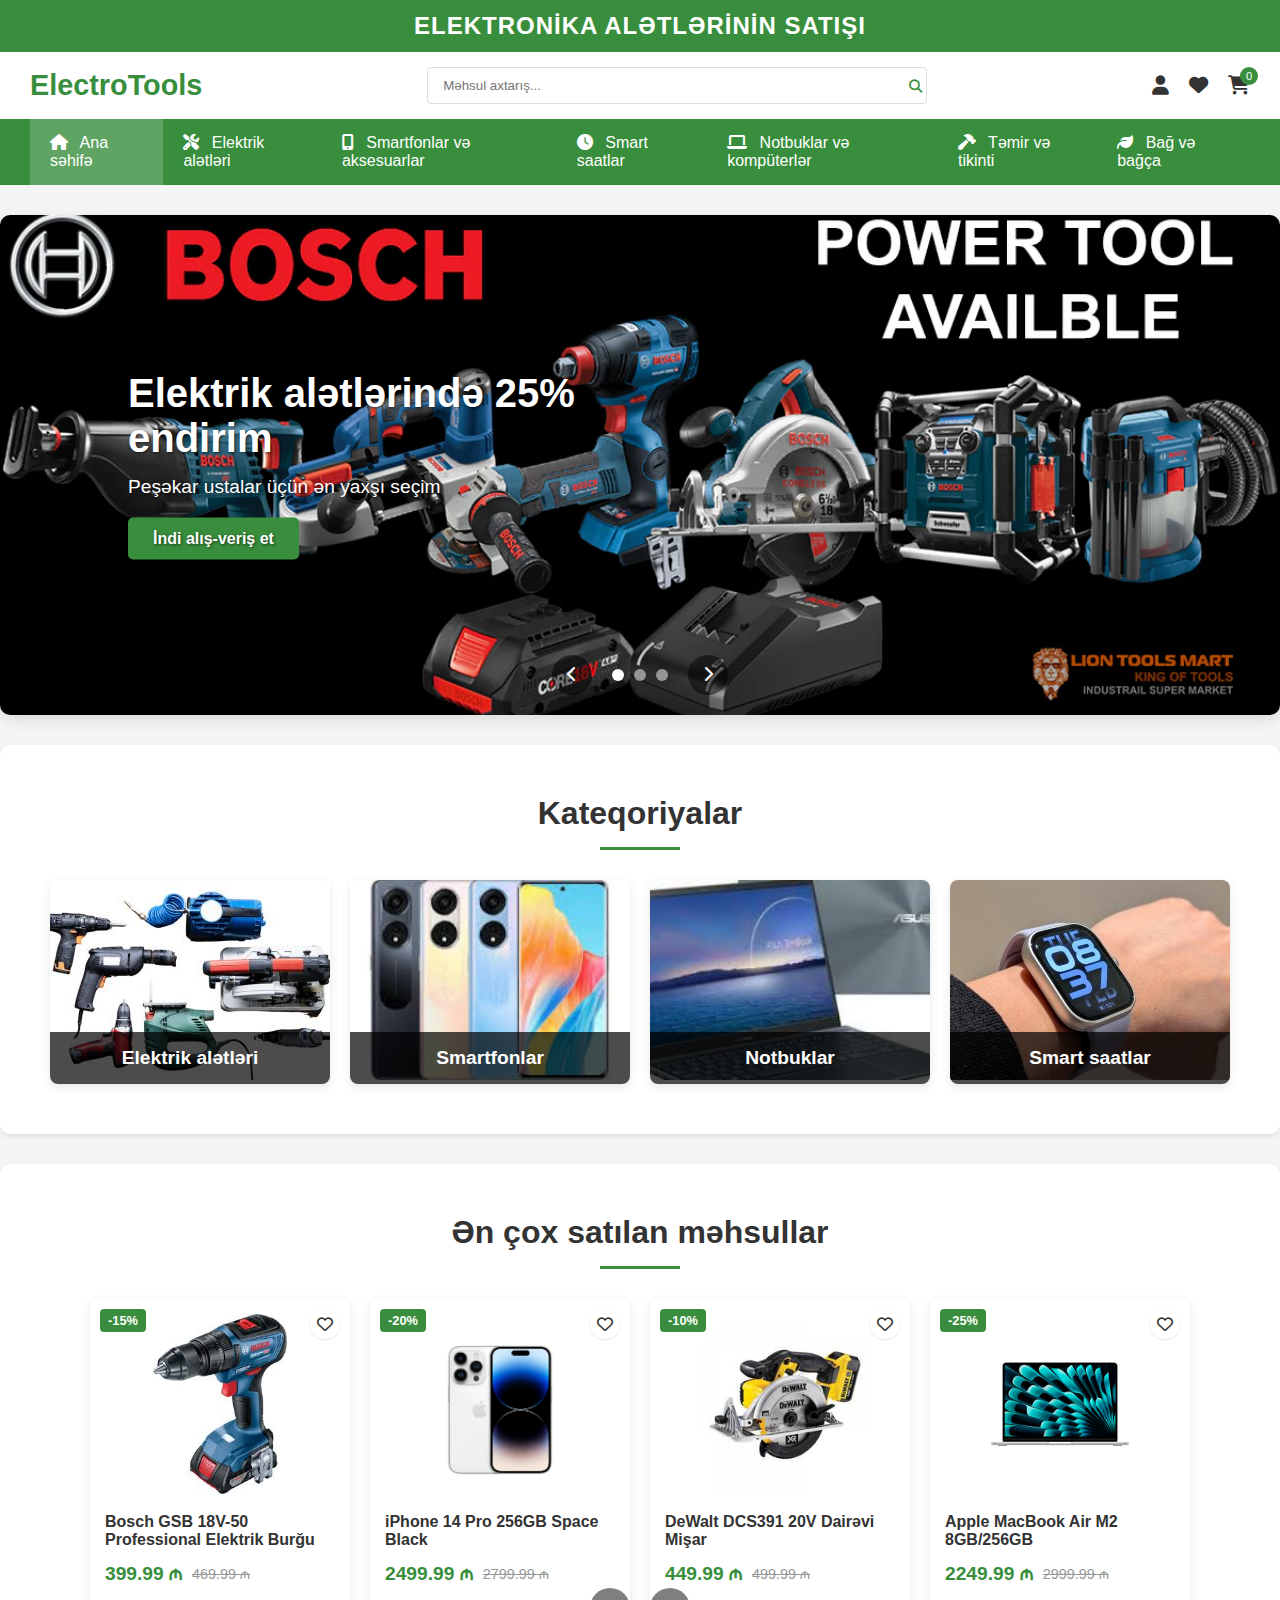
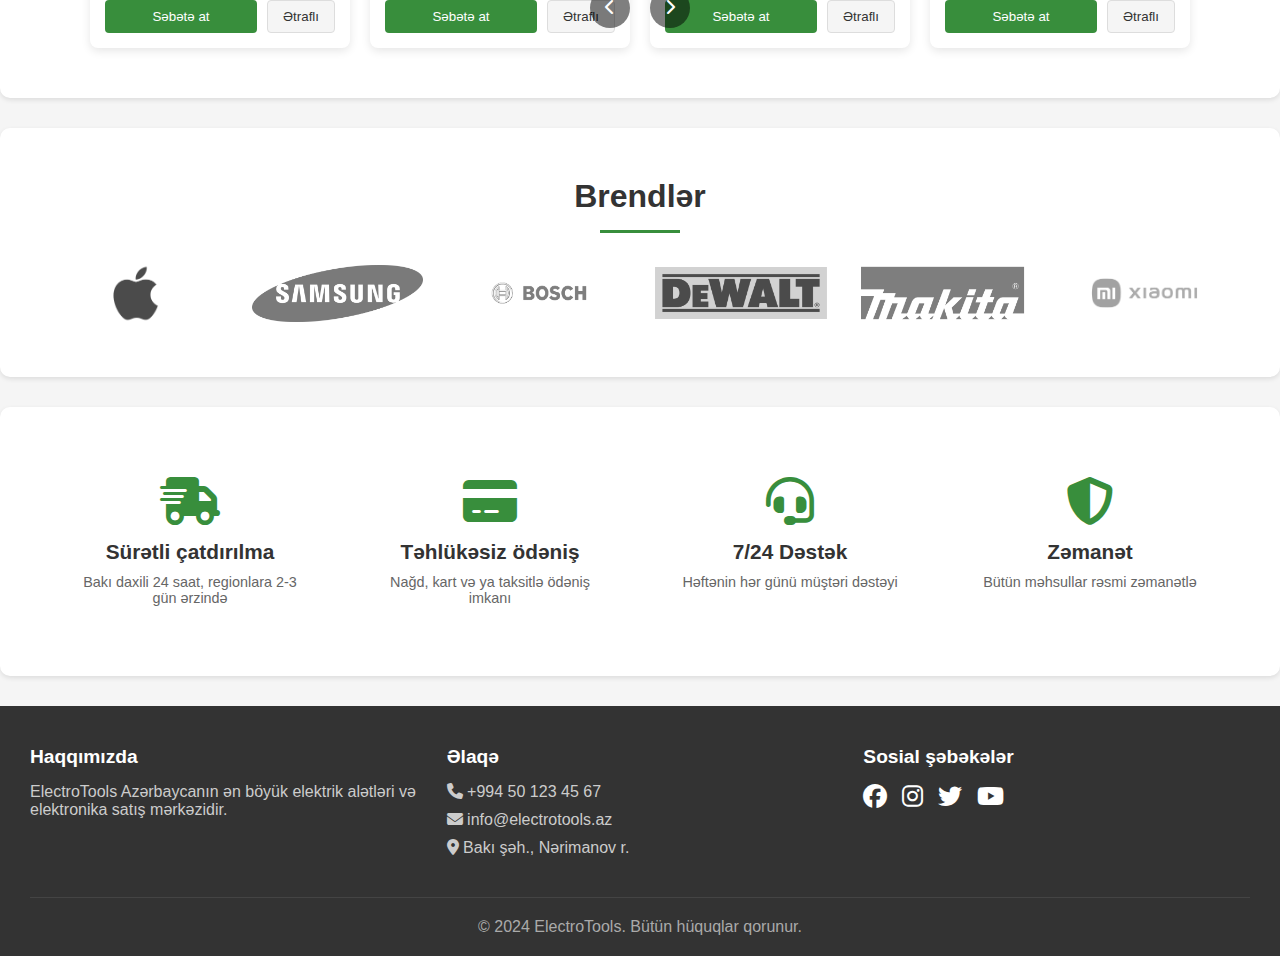
<file: index.html>
<!DOCTYPE html>
<html lang="az">
<head>
  <meta charset="UTF-8">
  <meta name="viewport" content="width=device-width, initial-scale=1.0">
  <title>ElectroTools - Elektronika Alətlərinin Satışı</title>
  <link rel="stylesheet" href="homepage.css">
  <!-- Font Awesome ikonları üçün -->
  <link rel="stylesheet" href="https://cdnjs.cloudflare.com/ajax/libs/font-awesome/6.5.0/css/all.min.css">
</head>
<body>
  <header class="main-header">
    <div class="top-banner">
      <h1>ELEKTRONİKA ALƏTLƏRİNİN SATIŞI</h1>
    </div>
    <div class="header-content">
      <div class="logo">
        <a href="homepage.html">ElectroTools</a>
      </div>
      <div class="search-bar">
        <input type="text" placeholder="Məhsul axtarış...">
        <button type="submit"><i class="fas fa-search"></i></button>
      </div>
      <div class="user-actions">
        <a href="profile.html" class="user-icon"><i class="fas fa-user"></i></a>
        <a href="wishlist.html" class="wishlist-icon"><i class="fas fa-heart"></i></a>
        <a href="cart.html" class="cart-icon">
          <i class="fas fa-shopping-cart"></i>
          <span class="cart-count">0</span>
        </a>
      </div>
    </div>
    <nav class="main-nav">
      <ul>
        <li><a href="index.html" class="active"><i class="fas fa-home"></i> Ana səhifə</a></li>
        <li><a href="electronics.html"><i class="fas fa-tools"></i> Elektrik alətləri</a></li>
        <li><a href="smartphones.html"><i class="fas fa-mobile-alt"></i> Smartfonlar və aksesuarlar</a></li>
        <li><a href="smartwatches.html"><i class="fas fa-clock"></i> Smart saatlar</a></li>
        <li><a href="computers.html"><i class="fas fa-laptop"></i> Notbuklar və kompüterlər</a></li>
        <li><a href="construction.html"><i class="fas fa-hammer"></i> Təmir və tikinti</a></li>
        <li><a href="garden.html"><i class="fas fa-leaf"></i> Bağ və bağça</a></li>
      </ul>
    </nav>
  </header>

  <main>
    <!-- Ana səhifə üçün böyük slayd -->
    <section class="hero-slider">
      <div class="slider">
        <div class="slide active">
          <img src="images/homepage/slider1.jpg" alt="Xüsusi təkliflər">
          <div class="slide-content">
            <h2>Elektrik alətlərində 25% endirim</h2>
            <p>Peşəkar ustalar üçün ən yaxşı seçim</p>
            <a href="electronics.html" class="btn">İndi alış-veriş et</a>
          </div>
        </div>
        <div class="slide">
          <img src="images/homepage/slider2.jpg" alt="Yeni gələnlər">
          <div class="slide-content">
            <h2>Yeni iPhone 15 modellərini kəşf edin</h2>
            <p>İnnovativ texnologiya, mükəmməl dizayn</p>
            <a href="smartphones.html" class="btn">Kəşf et</a>
          </div>
        </div>
        <div class="slide">
          <img src="images/homepage/slider3.jpg" alt="Tikinti alətləri">
          <div class="slide-content">
            <h2>Təmir və tikinti üçün hər şey</h2>
            <p>Yüksək keyfiyyətli alətlər əlçatan qiymətlərlə</p>
            <a href="construction.html" class="btn">Alətləri göstər</a>
          </div>
        </div>
        <div class="slider-controls">
          <button class="prev-btn"><i class="fas fa-chevron-left"></i></button>
          <div class="dots">
            <span class="dot active" data-slide="0"></span>
            <span class="dot" data-slide="1"></span>
            <span class="dot" data-slide="2"></span>
          </div>
          <button class="next-btn"><i class="fas fa-chevron-right"></i></button>
        </div>
      </div>
    </section>

    <!-- Kateqoriyalar bölməsi -->
    <section class="categories-section">
      <h2 class="section-title">Kateqoriyalar</h2>
      <div class="category-cards">
        <a href="electronics.html" class="category-card">
          <img src="images/homepage/category-electronics.jpg" alt="Elektrik alətləri">
          <div class="category-name">Elektrik alətləri</div>
        </a>
        <a href="smartphones.html" class="category-card">
          <img src="images/homepage/category-smartphones.jpg" alt="Smartfonlar">
          <div class="category-name">Smartfonlar</div>
        </a>
        <a href="computers.html" class="category-card">
          <img src="images/homepage/category-laptops.jpg" alt="Notbuklar">
          <div class="category-name">Notbuklar</div>
        </a>
        <a href="smartwatches.html" class="category-card">
          <img src="images/homepage/category-smartwatches.jpg" alt="Smart saatlar">
          <div class="category-name">Smart saatlar</div>
        </a>
      </div>
    </section>

    <!-- Populyar məhsullar -->
    <section class="popular-products">
      <h2 class="section-title">Ən çox satılan məhsullar</h2>
      <div class="product-slider">
        <div class="product-cards">
          <div class="product-card">
            <div class="discount-badge">-15%</div>
            <div class="wishlist-button"><i class="far fa-heart"></i></div>
            <img src="images/homepage/bosch-gsb.jpg" alt="Bosch GSB">
            <h3>Bosch GSB 18V-50 Professional Elektrik Burğu</h3>
            <div class="price">
              <span class="current-price">399.99 ₼</span>
              <span class="old-price">469.99 ₼</span>
            </div>
            <div class="product-buttons">
              <button class="add-to-cart">Səbətə at</button>
              <button class="details">Ətraflı</button>
            </div>
          </div>
          
          <div class="product-card">
            <div class="discount-badge">-20%</div>
            <div class="wishlist-button"><i class="far fa-heart"></i></div>
            <img src="images/homepage/iphone14.jpg" alt="iPhone 14">
            <h3>iPhone 14 Pro 256GB Space Black</h3>
            <div class="price">
              <span class="current-price">2499.99 ₼</span>
              <span class="old-price">2799.99 ₼</span>
            </div>
            <div class="product-buttons">
              <button class="add-to-cart">Səbətə at</button>
              <button class="details">Ətraflı</button>
            </div>
          </div>
          
          <div class="product-card">
            <div class="discount-badge">-10%</div>
            <div class="wishlist-button"><i class="far fa-heart"></i></div>
            <img src="images/homepage/dewalt-dcs391.jpg" alt="DeWalt DCS391">
            <h3>DeWalt DCS391 20V Dairəvi Mişar</h3>
            <div class="price">
              <span class="current-price">449.99 ₼</span>
              <span class="old-price">499.99 ₼</span>
            </div>
            <div class="product-buttons">
              <button class="add-to-cart">Səbətə at</button>
              <button class="details">Ətraflı</button>
            </div>
          </div>
          
          <div class="product-card">
            <div class="discount-badge">-25%</div>
            <div class="wishlist-button"><i class="far fa-heart"></i></div>
            <img src="images/homepage/macbook-air.jpg" alt="MacBook Air">
            <h3>Apple MacBook Air M2 8GB/256GB</h3>
            <div class="price">
              <span class="current-price">2249.99 ₼</span>
              <span class="old-price">2999.99 ₼</span>
            </div>
            <div class="product-buttons">
              <button class="add-to-cart">Səbətə at</button>
              <button class="details">Ətraflı</button>
            </div>
          </div>
        </div>
        <div class="slider-controls">
          <button class="prev-btn"><i class="fas fa-chevron-left"></i></button>
          <button class="next-btn"><i class="fas fa-chevron-right"></i></button>
        </div>
      </div>
    </section>

    <!-- Brendlər -->
    <section class="brands-section">
      <h2 class="section-title">Brendlər</h2>
      <div class="brands-slider">
        <div class="brand">
          <img src="images/homepage/brand-apple.png" alt="Apple">
        </div>
        <div class="brand">
          <img src="images/homepage/brand-samsung.png" alt="Samsung">
        </div>
        <div class="brand">
          <img src="images/homepage/brand-bosch.png" alt="Bosch">
        </div>
        <div class="brand">
          <img src="images/homepage/brand-dewalt.png" alt="DeWalt">
        </div>
        <div class="brand">
          <img src="images/homepage/brand-makita.png" alt="Makita">
        </div>
        <div class="brand">
          <img src="images/homepage/brand-xiaomi.png" alt="Xiaomi">
        </div>
      </div>
    </section>

    <!-- Üstünlüklərimiz -->
    <section class="features-section">
      <div class="feature">
        <i class="fas fa-truck-fast"></i>
        <h3>Sürətli çatdırılma</h3>
        <p>Bakı daxili 24 saat, regionlara 2-3 gün ərzində</p>
      </div>
      <div class="feature">
        <i class="fas fa-credit-card"></i>
        <h3>Təhlükəsiz ödəniş</h3>
        <p>Nağd, kart və ya taksitlə ödəniş imkanı</p>
      </div>
      <div class="feature">
        <i class="fas fa-headset"></i>
        <h3>7/24 Dəstək</h3>
        <p>Həftənin hər günü müştəri dəstəyi</p>
      </div>
      <div class="feature">
        <i class="fas fa-shield-alt"></i>
        <h3>Zəmanət</h3>
        <p>Bütün məhsullar rəsmi zəmanətlə</p>
      </div>
    </section>
  </main>

  <footer>
    <div class="footer-content">
      <div class="footer-section">
        <h3>Haqqımızda</h3>
        <p>ElectroTools Azərbaycanın ən böyük elektrik alətləri və elektronika satış mərkəzidir.</p>
      </div>
      <div class="footer-section">
        <h3>Əlaqə</h3>
        <p><i class="fas fa-phone"></i> +994 50 123 45 67</p>
        <p><i class="fas fa-envelope"></i> info@electrotools.az</p>
        <p><i class="fas fa-map-marker-alt"></i> Bakı şəh., Nərimanov r.</p>
      </div>
      <div class="footer-section">
        <h3>Sosial şəbəkələr</h3>
        <div class="social-icons">
          <a href="#"><i class="fab fa-facebook"></i></a>
          <a href="#"><i class="fab fa-instagram"></i></a>
          <a href="#"><i class="fab fa-twitter"></i></a>
          <a href="#"><i class="fab fa-youtube"></i></a>
        </div>
      </div>
    </div>
    <div class="copyright">
      <p>&copy; 2024 ElectroTools. Bütün hüquqlar qorunur.</p>
    </div>
  </footer>

  <script src="homepage.js"></script>
</body>
</html>
</file>
<file: homepage.css>
/* Ana stil ayarları */
:root {
  --primary-color: #fff;
  --secondary-color: #f4f4f4;
  --accent-color: #388e3c;  /* Ana yaşıl */
  --accent-light: #4caf50;  /* Açıq yaşıl */
  --accent-dark: #1b5e20;   /* Tünd yaşıl */
  --text-color: #333;
  --border-color: #e0e0e0;
  --hover-color: #f1f8e9;   /* Hover üçün açıq yaşıl */
}

* {
  margin: 0;
  padding: 0;
  box-sizing: border-box;
  font-family: 'Segoe UI', Tahoma, Geneva, Verdana, sans-serif;
}

body {
  margin: 0;
  background-color: #f5f5f5;
  color: var(--text-color);
}

/* Header stilləri */
.main-header {
  width: 100%;
}

.top-banner {
  background-color: var(--accent-color);
  color: white;
  text-align: center;
  padding: 12px 0;
}

.top-banner h1 {
  font-size: 1.5rem;
  font-weight: bold;
  letter-spacing: 1px;
}

.header-content {
  display: flex;
  align-items: center;
  justify-content: space-between;
  padding: 15px 30px;
  background-color: white;
}

.logo a {
  color: var(--accent-color);
  font-size: 1.8rem;
  font-weight: bold;
  text-decoration: none;
}

.search-bar {
  flex: 1;
  max-width: 500px;
  margin: 0 20px;
  position: relative;
}

.search-bar input {
  width: 100%;
  padding: 10px 15px;
  border: 1px solid #ddd;
  border-radius: 4px;
  outline: none;
}

.search-bar button {
  position: absolute;
  right: 5px;
  top: 50%;
  transform: translateY(-50%);
  background: none;
  border: none;
  color: var(--accent-color);
  cursor: pointer;
}

.user-actions {
  display: flex;
  align-items: center;
  gap: 20px;
}

.user-actions a {
  color: #333;
  font-size: 1.2rem;
  text-decoration: none;
}

.cart-icon {
  position: relative;
}

.cart-count {
  position: absolute;
  top: -8px;
  right: -8px;
  background-color: var(--accent-color);
  color: white;
  font-size: 0.7rem;
  width: 18px;
  height: 18px;
  border-radius: 50%;
  display: flex;
  justify-content: center;
  align-items: center;
}

/* Naviqasiya */
.main-nav {
  background-color: var(--accent-color);
  padding: 0 30px;
}

.main-nav ul {
  display: flex;
  list-style: none;
}

.main-nav li {
  position: relative;
}

.main-nav a {
  color: white;
  text-decoration: none;
  padding: 15px 20px;
  display: block;
  transition: background-color 0.3s;
}

.main-nav a:hover, .main-nav a.active {
  background-color: rgba(255, 255, 255, 0.2);
}

.main-nav a i {
  margin-right: 8px;
}

/* Ana səhifə üçün slayderlar */
.hero-slider {
  margin: 30px 0;
  position: relative;
}

.slider {
  position: relative;
  overflow: hidden;
  height: 500px;
  border-radius: 10px;
  box-shadow: 0 5px 15px rgba(0, 0, 0, 0.1);
}

.slide {
  position: absolute;
  top: 0;
  left: 0;
  width: 100%;
  height: 100%;
  opacity: 0;
  transition: opacity 0.5s ease-in-out;
}

.slide.active {
  opacity: 1;
}

.slide img {
  width: 100%;
  height: 100%;
  object-fit: cover;
}

.slide-content {
  position: absolute;
  top: 50%;
  left: 10%;
  transform: translateY(-50%);
  max-width: 500px;
  color: white;
  text-shadow: 1px 1px 3px rgba(0, 0, 0, 0.6);
}

.slide-content h2 {
  font-size: 2.5rem;
  margin-bottom: 15px;
}

.slide-content p {
  font-size: 1.2rem;
  margin-bottom: 20px;
}

.slide-content .btn {
  display: inline-block;
  padding: 12px 25px;
  background-color: var(--accent-color);
  color: white;
  border-radius: 5px;
  text-decoration: none;
  font-weight: bold;
  transition: background-color 0.3s;
}

.slide-content .btn:hover {
  background-color: var(--accent-dark);
}

.slider-controls {
  position: absolute;
  bottom: 20px;
  left: 0;
  right: 0;
  display: flex;
  justify-content: center;
  align-items: center;
  gap: 20px;
}

.prev-btn, .next-btn {
  background-color: rgba(0, 0, 0, 0.5);
  color: white;
  border: none;
  width: 40px;
  height: 40px;
  border-radius: 50%;
  cursor: pointer;
  font-size: 1rem;
  transition: background-color 0.3s;
}

.prev-btn:hover, .next-btn:hover {
  background-color: rgba(0, 0, 0, 0.7);
}

.dots {
  display: flex;
  gap: 10px;
}

.dot {
  width: 12px;
  height: 12px;
  background-color: rgba(255, 255, 255, 0.5);
  border-radius: 50%;
  cursor: pointer;
}

.dot.active {
  background-color: white;
}

/* Kateqoriyalar bölməsi */
.categories-section {
  padding: 50px;
  background-color: white;
  margin: 30px 0;
  border-radius: 10px;
  box-shadow: 0 2px 5px rgba(0, 0, 0, 0.1);
}

.section-title {
  text-align: center;
  margin-bottom: 30px;
  font-size: 2rem;
  color: var(--text-color);
  position: relative;
}

.section-title::after {
  content: '';
  display: block;
  width: 80px;
  height: 3px;
  background-color: var(--accent-color);
  margin: 15px auto 0;
}

.category-cards {
  display: grid;
  grid-template-columns: repeat(auto-fill, minmax(250px, 1fr));
  gap: 20px;
}

.category-card {
  position: relative;
  border-radius: 8px;
  overflow: hidden;
  box-shadow: 0 3px 10px rgba(0, 0, 0, 0.1);
  transition: transform 0.3s ease;
  text-decoration: none;
}

.category-card:hover {
  transform: translateY(-10px);
}

.category-card img {
  width: 100%;
  height: 200px;
  object-fit: cover;
}

.category-name {
  position: absolute;
  bottom: 0;
  left: 0;
  right: 0;
  padding: 15px;
  background-color: rgba(0, 0, 0, 0.7);
  color: white;
  font-size: 1.2rem;
  font-weight: bold;
  text-align: center;
}

/* Populyar məhsullar */
.popular-products {
  padding: 50px;
  background-color: white;
  margin: 30px 0;
  border-radius: 10px;
  box-shadow: 0 2px 5px rgba(0, 0, 0, 0.1);
}

.product-slider {
  position: relative;
  margin: 0 40px;
}

.product-cards {
  display: grid;
  grid-template-columns: repeat(auto-fill, minmax(250px, 1fr));
  gap: 20px;
}

.product-card {
  background-color: white;
  border-radius: 8px;
  box-shadow: 0 3px 10px rgba(0, 0, 0, 0.1);
  padding: 15px;
  position: relative;
  transition: transform 0.3s;
}

.product-card:hover {
  transform: translateY(-10px);
}

.discount-badge {
  position: absolute;
  top: 10px;
  left: 10px;
  background-color: var(--accent-color);
  color: white;
  padding: 4px 8px;
  border-radius: 4px;
  font-size: 0.8rem;
  font-weight: bold;
}

.wishlist-button {
  position: absolute;
  top: 10px;
  right: 10px;
  background-color: white;
  width: 30px;
  height: 30px;
  border-radius: 50%;
  display: flex;
  justify-content: center;
  align-items: center;
  cursor: pointer;
  box-shadow: 0 1px 3px rgba(0, 0, 0, 0.1);
}

.wishlist-button .fas {
  color: #e53935;
}

.product-card img {
  width: 100%;
  height: 180px;
  object-fit: contain;
  margin-bottom: 15px;
}

.product-card h3 {
  font-size: 1rem;
  color: var(--text-color);
  margin-bottom: 10px;
  height: 40px;
  overflow: hidden;
}

.price {
  display: flex;
  align-items: center;
  gap: 10px;
  margin-bottom: 15px;
}

.current-price {
  font-size: 1.2rem;
  font-weight: bold;
  color: var(--accent-color);
}

.old-price {
  font-size: 0.9rem;
  color: #999;
  text-decoration: line-through;
}

.product-buttons {
  display: flex;
  gap: 10px;
}

.add-to-cart {
  flex: 1;
  background-color: var(--accent-color);
  color: white;
  border: none;
  padding: 8px 15px;
  border-radius: 4px;
  cursor: pointer;
  transition: background-color 0.3s;
}

.add-to-cart:hover {
  background-color: var(--accent-dark);
}

.details {
  background-color: #f5f5f5;
  color: var(--text-color);
  border: 1px solid #ddd;
  padding: 8px 15px;
  border-radius: 4px;
  cursor: pointer;
  transition: background-color 0.3s;
}

.details:hover {
  background-color: #e0e0e0;
}

/* Brendlər bölməsi */
.brands-section {
  padding: 50px;
  background-color: white;
  margin: 30px 0;
  border-radius: 10px;
  box-shadow: 0 2px 5px rgba(0, 0, 0, 0.1);
}

.brands-slider {
  display: flex;
  justify-content: space-between;
  align-items: center;
  flex-wrap: wrap;
  gap: 30px;
}

.brand {
  flex: 1;
  min-width: 150px;
  max-width: 200px;
  text-align: center;
}

.brand img {
  max-width: 100%;
  height: 60px;
  object-fit: contain;
  filter: grayscale(100%);
  opacity: 0.7;
  transition: filter 0.3s, opacity 0.3s;
}

.brand:hover img {
  filter: grayscale(0);
  opacity: 1;
}

/* Üstünlüklərimiz */
.features-section {
  display: flex;
  justify-content: space-between;
  flex-wrap: wrap;
  gap: 20px;
  padding: 50px;
  background-color: white;
  margin: 30px 0;
  border-radius: 10px;
  box-shadow: 0 2px 5px rgba(0, 0, 0, 0.1);
}

.feature {
  flex: 1;
  min-width: 250px;
  text-align: center;
  padding: 20px;
}

.feature i {
  font-size: 3rem;
  color: var(--accent-color);
  margin-bottom: 15px;
}

.feature h3 {
  margin-bottom: 10px;
  font-size: 1.3rem;
  color: var(--text-color);
}

.feature p {
  color: #666;
  font-size: 0.9rem;
}

/* Footer stilləri */
footer {
  background-color: #333;
  color: white;
  padding: 40px 30px 20px;
}

.footer-content {
  display: flex;
  justify-content: space-between;
  flex-wrap: wrap;
  gap: 30px;
  margin-bottom: 30px;
}

.footer-section {
  flex: 1;
  min-width: 200px;
}

.footer-section h3 {
  font-size: 1.2rem;
  margin-bottom: 15px;
  color: #fff;
}

.footer-section p {
  margin-bottom: 10px;
  color: #ccc;
}

.social-icons {
  display: flex;
  gap: 15px;
}

.social-icons a {
  color: white;
  font-size: 1.5rem;
  transition: color 0.3s;
}

.social-icons a:hover {
  color: var(--accent-light);
}

.copyright {
  text-align: center;
  padding-top: 20px;
  border-top: 1px solid #444;
  color: #aaa;
}

/* Responsive dizayn */
@media (max-width: 1024px) {
  .slider {
    height: 400px;
  }
  
  .slide-content h2 {
    font-size: 2rem;
  }
  
  .slide-content p {
    font-size: 1rem;
  }
  
  .categories-section, 
  .popular-products,
  .brands-section,
  .features-section {
    padding: 30px;
  }
}

@media (max-width: 768px) {
  .header-content {
    flex-direction: column;
    gap: 15px;
  }
  
  .search-bar {
    max-width: 100%;
    margin: 15px 0;
  }
  
  .main-nav ul {
    flex-direction: column;
  }
  
  .slider {
    height: 300px;
  }
  
  .slide-content {
    left: 5%;
    max-width: 300px;
  }
  
  .slide-content h2 {
    font-size: 1.5rem;
  }
  
  .slide-content .btn {
    padding: 8px 15px;
    font-size: 0.9rem;
  }
  
  .feature {
    min-width: 100%;
  }
}

@media (max-width: 576px) {
  .slider {
    height: 250px;
  }
  
  .slide-content h2 {
    font-size: 1.2rem;
    margin-bottom: 10px;
  }
  
  .slide-content p {
    font-size: 0.9rem;
    margin-bottom: 10px;
  }
  
  .section-title {
    font-size: 1.5rem;
  }
  
  .categories-section, 
  .popular-products,
  .brands-section,
  .features-section {
    padding: 20px;
    margin: 15px 0;
  }
  
  .product-cards,
  .category-cards {
    grid-template-columns: 1fr;
  }
  
  .brands-slider {
    justify-content: center;
  }
  
  .brand {
    min-width: 120px;
  }
}

/* Notification stillər */
.notification {
  position: fixed;
  bottom: 20px;
  right: 20px;
  background-color: var(--accent-color);
  color: white;
  padding: 15px 25px;
  border-radius: 4px;
  box-shadow: 0 4px 8px rgba(0, 0, 0, 0.2);
  opacity: 0;
  transform: translateY(100px);
  transition: opacity 0.3s, transform 0.3s;
  z-index: 9999;
  font-weight: 500;
}

.notification.show {
  opacity: 1;
  transform: translateY(0);
}

/* Mobil menyu düyməsi */
.mobile-menu-toggle {
  display: none;
  background-color: transparent;
  border: none;
  color: white;
  font-size: 1.5rem;
  cursor: pointer;
  padding: 10px;
}

.main-nav ul.show {
  display: flex;
  flex-direction: column;
}

@media (max-width: 768px) {
  .mobile-menu-toggle {
    display: block;
  }
  
  .main-nav ul {
    display: none;
  }
}
</file>
